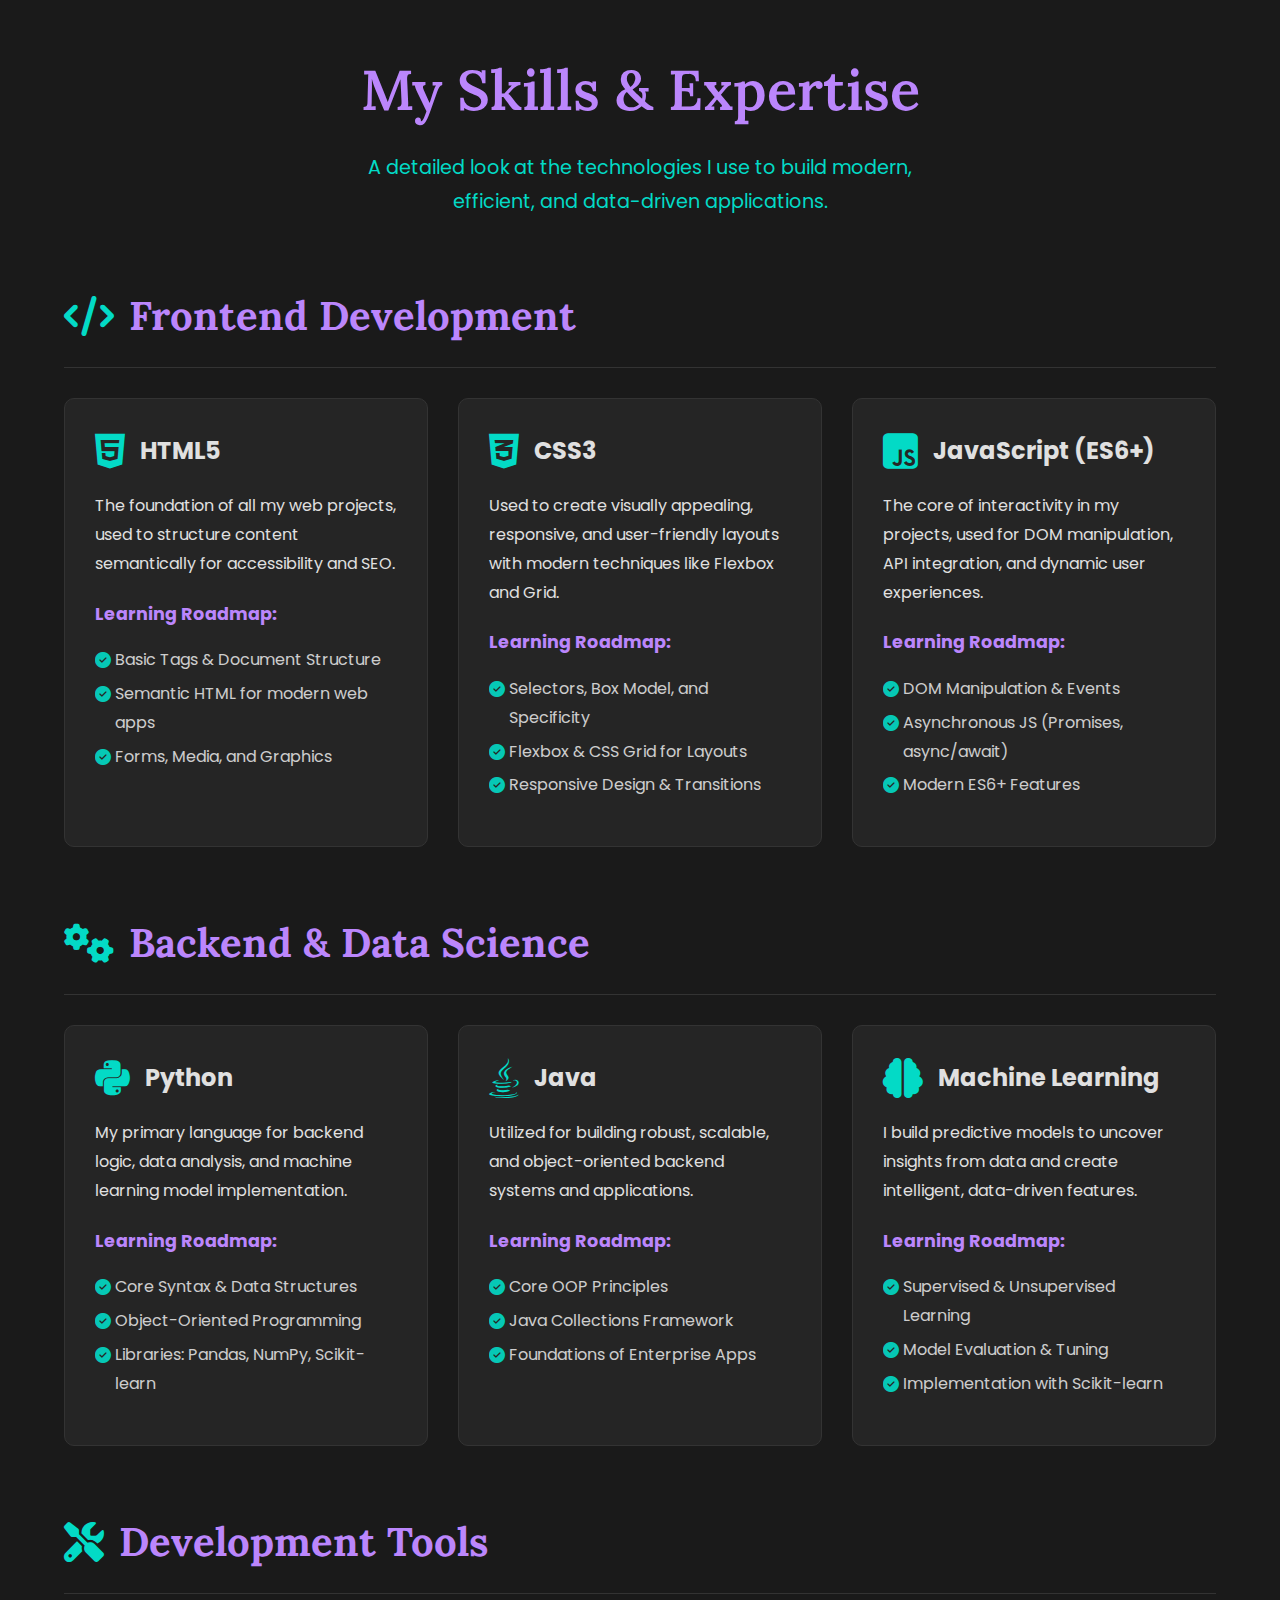
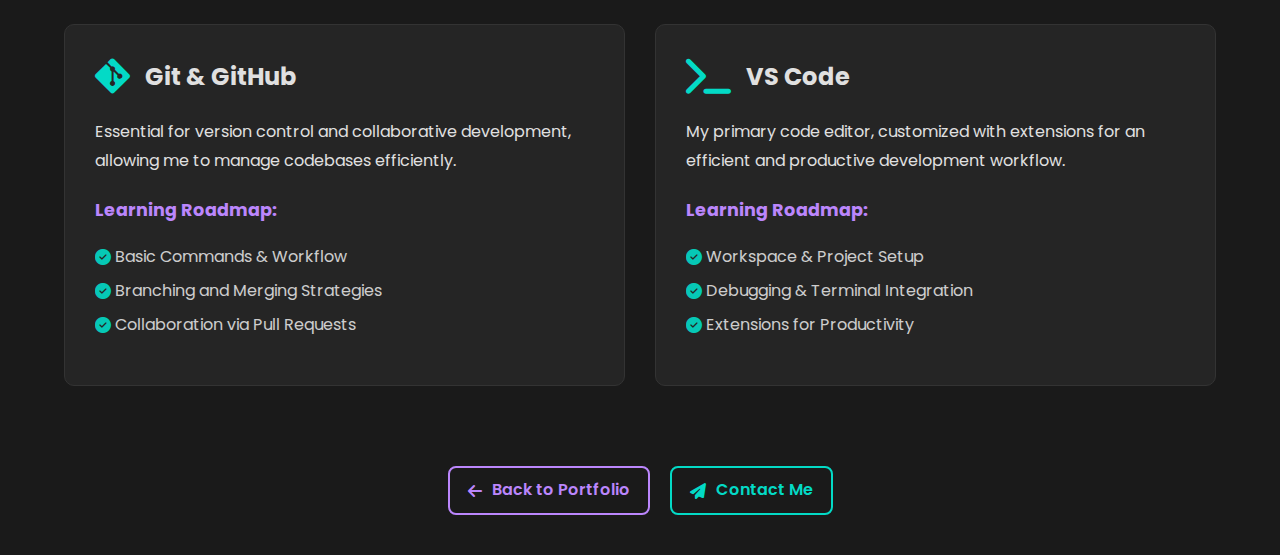
<file: skill.html>
<!DOCTYPE html>
<html lang="en">
<head>
    <meta charset="UTF-8">
    <meta name="viewport" content="width=device-width, initial-scale=1.0">
    <title>My Skills | Harsh Upadhyay</title>
    <link rel="preconnect" href="https://fonts.googleapis.com">
    <link rel="preconnect" href="https://fonts.gstatic.com" crossorigin>
    <link href="https://fonts.googleapis.com/css2?family=Poppins:wght@300;400;600;700&family=Lora:wght@400;600&display=swap" rel="stylesheet">
    <link rel="stylesheet" href="https://cdnjs.cloudflare.com/ajax/libs/font-awesome/6.5.2/css/all.min.css">
    <style>
        :root {
            --bg-color: #1a1a1a;
            --primary-color: #bb86fc;
            --secondary-color: #03dac6;
            --text-color: #e0e0e0;
            --card-bg: #252525;
            --border-color: #333;
        }

        body {
            background-color: var(--bg-color);
            color: var(--text-color);
            font-family: 'Poppins', sans-serif;
            line-height: 1.8;
            margin: 0;
            padding: 40px 5%;
        }

        .skills-page-container {
            max-width: 1200px;
            width: 100%;
            margin: auto;
        }

        .skills-header {
            text-align: center;
            margin-bottom: 60px;
        }

        .skills-header h1 {
            font-family: 'Lora', serif;
            color: var(--primary-color);
            font-size: 3.5rem;
            margin: 0;
            font-weight: 600;
        }

        .skills-header p {
            color: var(--secondary-color);
            font-size: 1.2rem;
            margin-top: 10px;
            max-width: 600px;
            margin-left: auto;
            margin-right: auto;
        }
        
        .skill-category-section {
            margin-bottom: 60px;
        }

        .skill-category-section h2 {
            font-family: 'Lora', serif;
            font-size: 2.5rem;
            color: var(--primary-color);
            padding-bottom: 15px;
            margin-bottom: 30px;
            display: flex;
            align-items: center;
            border-bottom: 1px solid var(--border-color);
        }
        
        .skill-category-section h2 i {
            margin-right: 15px;
            color: var(--secondary-color);
        }

        .skill-cards-grid {
            display: grid;
            grid-template-columns: repeat(auto-fit, minmax(300px, 1fr));
            gap: 30px;
        }

        .skill-detail-card {
            background-color: var(--card-bg);
            border: 1px solid var(--border-color);
            border-radius: 10px;
            padding: 30px;
            transition: transform 0.3s ease, box-shadow 0.3s ease;
        }

        .skill-detail-card:hover {
            transform: translateY(-10px);
            box-shadow: 0 10px 30px rgba(0,0,0,0.5);
        }
        
        .skill-title {
            display: flex;
            align-items: center;
            gap: 15px;
            margin-bottom: 20px;
        }
        
        .skill-title i {
            font-size: 2.5rem;
            color: var(--secondary-color);
        }

        .skill-title h3 {
            font-size: 1.5rem;
            color: var(--text-color);
            margin: 0;
        }
        
        .skill-detail-card h4 {
            color: var(--primary-color);
            margin-top: 20px;
            margin-bottom: 10px;
            font-size: 1.1rem;
        }
        
        .roadmap-list {
            list-style: none;
            padding-left: 0;
            opacity: 0.9;
        }
        .roadmap-list li {
            position: relative;
            padding-left: 20px;
            margin-bottom: 5px;
        }
        .roadmap-list li::before {
            content: '\f058'; /* Font Awesome check icon */
            font-family: 'Font Awesome 6 Free';
            font-weight: 900;
            position: absolute;
            left: 0;
            color: var(--secondary-color);
        }
        
        .footer-buttons {
            text-align: center;
            padding-top: 20px;
            display: flex;
            justify-content: center;
            gap: 20px;
            flex-wrap: wrap;
        }

        .btn {
            display: inline-flex;
            align-items: center;
            gap: 10px;
            padding: 8px 18px;
            background-color: transparent;
            color: var(--primary-color);
            text-decoration: none;
            font-weight: 600;
            border-radius: 8px;
            border: 2px solid var(--primary-color);
            transition: all 0.3s ease;
        }

        .btn:hover {
            background-color: var(--primary-color);
            color: var(--bg-color);
        }
        
        .btn.secondary {
             color: var(--secondary-color);
             border-color: var(--secondary-color);
        }
        
        .btn.secondary:hover {
            background-color: var(--secondary-color);
            color: var(--bg-color);
        }

    </style>
</head>
<body>
    <div class="skills-page-container">
        <header class="skills-header">
            <h1>My Skills & Expertise</h1>
            <p>A detailed look at the technologies I use to build modern, efficient, and data-driven applications.</p>
        </header>

        <section class="skill-category-section">
            <h2><i class="fas fa-code"></i> Frontend Development</h2>
            <div class="skill-cards-grid">
                <div class="skill-detail-card">
                    <div class="skill-title"><i class="fab fa-html5"></i><h3>HTML5</h3></div>
                    <p>The foundation of all my web projects, used to structure content semantically for accessibility and SEO.</p>
                    <h4>Learning Roadmap:</h4>
                    <ul class="roadmap-list">
                        <li>Basic Tags & Document Structure</li>
                        <li>Semantic HTML for modern web apps</li>
                        <li>Forms, Media, and Graphics</li>
                    </ul>
                </div>
                <div class="skill-detail-card">
                    <div class="skill-title"><i class="fab fa-css3-alt"></i><h3>CSS3</h3></div>
                    <p>Used to create visually appealing, responsive, and user-friendly layouts with modern techniques like Flexbox and Grid.</p>
                    <h4>Learning Roadmap:</h4>
                    <ul class="roadmap-list">
                        <li>Selectors, Box Model, and Specificity</li>
                        <li>Flexbox & CSS Grid for Layouts</li>
                        <li>Responsive Design & Transitions</li>
                    </ul>
                </div>
                <div class="skill-detail-card">
                    <div class="skill-title"><i class="fab fa-js-square"></i><h3>JavaScript (ES6+)</h3></div>
                    <p>The core of interactivity in my projects, used for DOM manipulation, API integration, and dynamic user experiences.</p>
                    <h4>Learning Roadmap:</h4>
                    <ul class="roadmap-list">
                        <li>DOM Manipulation & Events</li>
                        <li>Asynchronous JS (Promises, async/await)</li>
                        <li>Modern ES6+ Features</li>
                    </ul>
                </div>
            </div>
        </section>

        <section class="skill-category-section">
            <h2><i class="fas fa-cogs"></i> Backend & Data Science</h2>
            <div class="skill-cards-grid">
                <div class="skill-detail-card">
                    <div class="skill-title"><i class="fab fa-python"></i><h3>Python</h3></div>
                    <p>My primary language for backend logic, data analysis, and machine learning model implementation.</p>
                    <h4>Learning Roadmap:</h4>
                    <ul class="roadmap-list">
                        <li>Core Syntax & Data Structures</li>
                        <li>Object-Oriented Programming</li>
                        <li>Libraries: Pandas, NumPy, Scikit-learn</li>
                    </ul>
                </div>
                <div class="skill-detail-card">
                    <div class="skill-title"><i class="fab fa-java"></i><h3>Java</h3></div>
                    <p>Utilized for building robust, scalable, and object-oriented backend systems and applications.</p>
                    <h4>Learning Roadmap:</h4>
                    <ul class="roadmap-list">
                        <li>Core OOP Principles</li>
                        <li>Java Collections Framework</li>
                        <li>Foundations of Enterprise Apps</li>
                    </ul>
                </div>
                <div class="skill-detail-card">
                    <div class="skill-title"><i class="fas fa-brain"></i><h3>Machine Learning</h3></div>
                    <p>I build predictive models to uncover insights from data and create intelligent, data-driven features.</p>
                    <h4>Learning Roadmap:</h4>
                    <ul class="roadmap-list">
                        <li>Supervised & Unsupervised Learning</li>
                        <li>Model Evaluation & Tuning</li>
                        <li>Implementation with Scikit-learn</li>
                    </ul>
                </div>
            </div>
        </section>
        
        <section class="skill-category-section">
            <h2><i class="fas fa-tools"></i> Development Tools</h2>
            <div class="skill-cards-grid">
                 <div class="skill-detail-card">
                    <div class="skill-title"><i class="fab fa-git-alt"></i><h3>Git & GitHub</h3></div>
                    <p>Essential for version control and collaborative development, allowing me to manage codebases efficiently.</p>
                    <h4>Learning Roadmap:</h4>
                    <ul class="roadmap-list">
                        <li>Basic Commands & Workflow</li>
                        <li>Branching and Merging Strategies</li>
                        <li>Collaboration via Pull Requests</li>
                    </ul>
                </div>
                <div class="skill-detail-card">
                    <div class="skill-title"><i class="fas fa-terminal"></i><h3>VS Code</h3></div>
                    <p>My primary code editor, customized with extensions for an efficient and productive development workflow.</p>
                    <h4>Learning Roadmap:</h4>
                    <ul class="roadmap-list">
                        <li>Workspace & Project Setup</li>
                        <li>Debugging & Terminal Integration</li>
                        <li>Extensions for Productivity</li>
                    </ul>
                </div>
            </div>
        </section>

        <div class="footer-buttons">
            <a href="index.html" class="btn"><i class="fas fa-arrow-left"></i> Back to Portfolio</a>
            <a href="index.html#contact" class="btn secondary"><i class="fas fa-paper-plane"></i> Contact Me</a>
        </div>
    </div>
</body>
</html>
</file>
